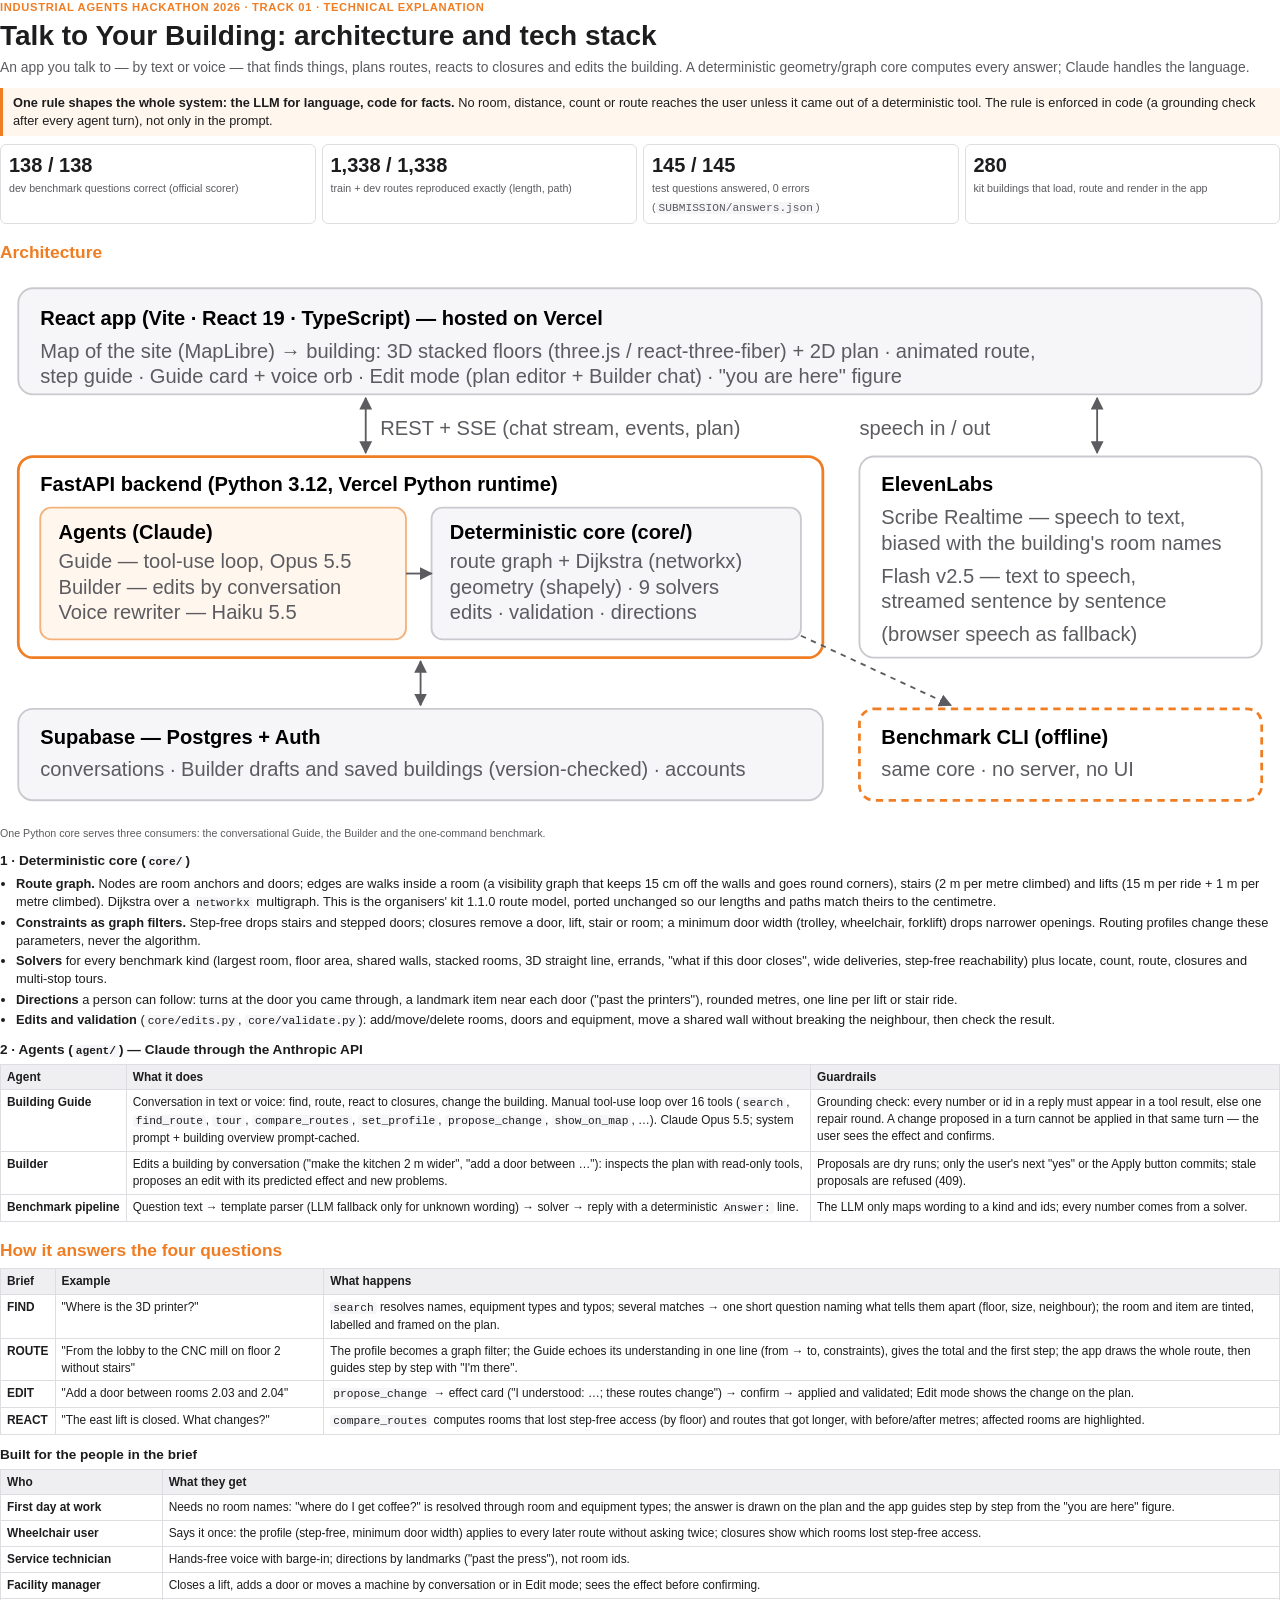
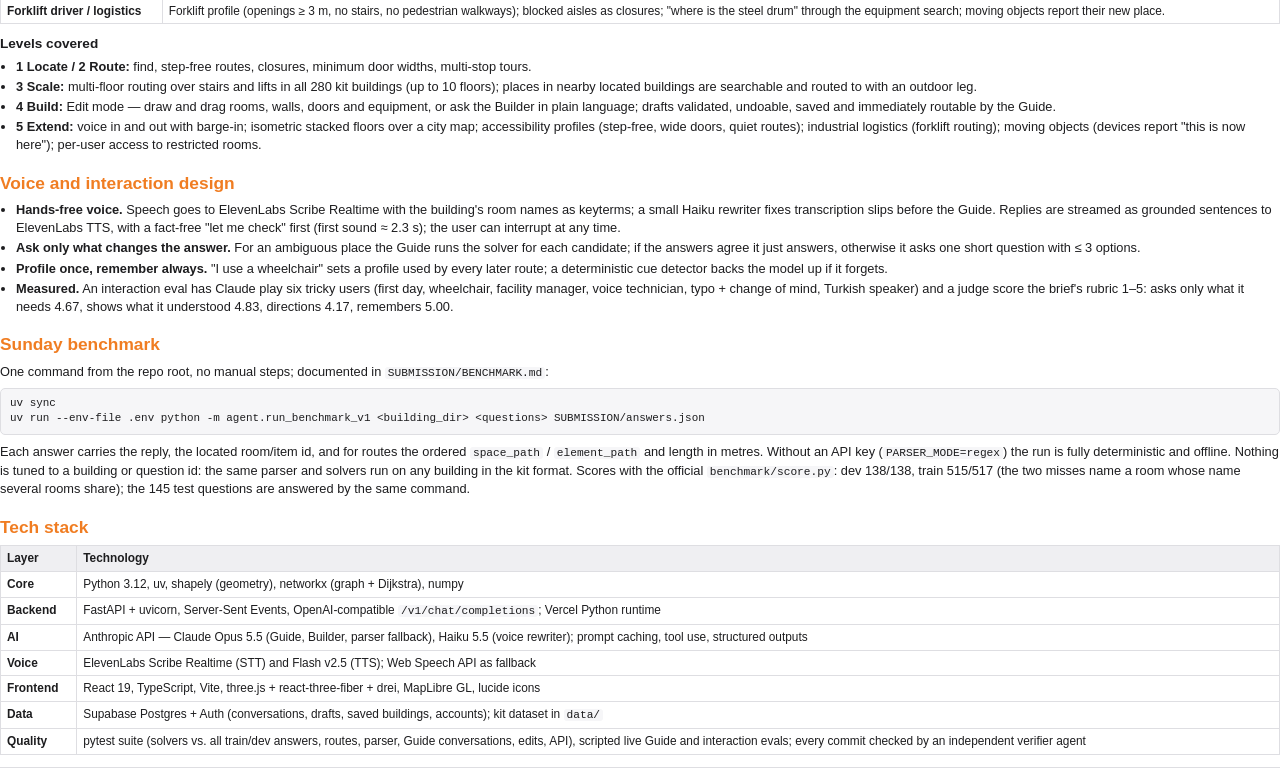
<file: docs/submission/technical-explanation.html>
<!doctype html>
<html lang="en">
<head>
<meta charset="utf-8">
<title>Talk to Your Building — Technical Explanation</title>
<style>
  @page { size: A4; margin: 16mm 17mm 16mm 17mm; }
  :root { --accent: #f07d22; --ink: #1d1d1f; --muted: #5b5b60; --line: #dedee2; --soft: #f6f6f8; }
  * { box-sizing: border-box; }
  body { font-family: "Helvetica Neue", Helvetica, Arial, sans-serif; color: var(--ink); font-size: 9.6pt;
         line-height: 1.42; margin: 0; background: #fff; }
  .kicker { color: var(--accent); font-weight: 700; font-size: 8.4pt; letter-spacing: .06em; text-transform: uppercase; }
  h1 { font-size: 21pt; line-height: 1.15; margin: 4px 0 6px; }
  .lede { color: var(--muted); font-size: 10.4pt; margin: 0 0 10px; }
  h2 { color: var(--accent); font-size: 13pt; margin: 16px 0 6px; break-after: avoid; }
  h3 { font-size: 10.2pt; margin: 10px 0 4px; break-after: avoid; }
  p { margin: 0 0 6px; }
  ul { margin: 0 0 6px; padding-left: 16px; } li { margin: 0 0 2px; }
  code { font-family: "SF Mono", Menlo, Consolas, monospace; font-size: 8.4pt; background: var(--soft);
         padding: 0 3px; border-radius: 3px; }
  pre { font-family: "SF Mono", Menlo, Consolas, monospace; font-size: 8.2pt; background: var(--soft);
        border: 1px solid var(--line); border-radius: 5px; padding: 7px 9px; margin: 4px 0 8px; white-space: pre-wrap; }
  table { width: 100%; border-collapse: collapse; margin: 4px 0 8px; font-size: 8.9pt; break-inside: avoid; }
  th, td { text-align: left; vertical-align: top; padding: 4px 6px; border: 1px solid var(--line); }
  th { background: #efeff2; font-weight: 600; }
  td:first-child { white-space: nowrap; font-weight: 600; }
  .stats { display: grid; grid-template-columns: repeat(4, 1fr); gap: 6px; margin: 8px 0 4px; }
  .stat { border: 1px solid var(--line); border-radius: 6px; padding: 6px 8px; }
  .stat b { display: block; font-size: 15pt; color: var(--ink); }
  .stat span { color: var(--muted); font-size: 8pt; }
  .principle { border-left: 3px solid var(--accent); background: #fff6ee; padding: 6px 10px; margin: 6px 0 8px; }
  figure { margin: 6px 0 4px; break-inside: avoid; }
  figcaption { color: var(--muted); font-size: 8pt; margin-top: 2px; }
  .two { display: grid; grid-template-columns: 1fr 1fr; gap: 12px; }
  .foot { color: var(--muted); font-size: 7.8pt; border-top: 1px solid var(--line); padding-top: 6px; margin-top: 12px; }
  .break { break-before: page; }
</style>
</head>
<body>

<div class="kicker">Industrial Agents Hackathon 2026 · Track 01 · Technical explanation</div>
<h1>Talk to Your Building: architecture and tech stack</h1>
<p class="lede">An app you talk to — by text or voice — that finds things, plans routes, reacts to closures and edits
the building. A deterministic geometry/graph core computes every answer; Claude handles the language.</p>

<div class="principle"><b>One rule shapes the whole system: the LLM for language, code for facts.</b>
No room, distance, count or route reaches the user unless it came out of a deterministic tool. The rule is
enforced in code (a grounding check after every agent turn), not only in the prompt.</div>

<div class="stats">
  <div class="stat"><b>138 / 138</b><span>dev benchmark questions correct (official scorer)</span></div>
  <div class="stat"><b>1,338 / 1,338</b><span>train + dev routes reproduced exactly (length, path)</span></div>
  <div class="stat"><b>145 / 145</b><span>test questions answered, 0 errors (<code>SUBMISSION/answers.json</code>)</span></div>
  <div class="stat"><b>280</b><span>kit buildings that load, route and render in the app</span></div>
</div>

<h2>Architecture</h2>
<figure>
<svg viewBox="0 0 700 300" width="100%" xmlns="http://www.w3.org/2000/svg" font-family="Helvetica Neue, Arial, sans-serif" font-size="11">
  <defs><marker id="a" viewBox="0 0 10 10" refX="9" refY="5" markerWidth="7" markerHeight="7" orient="auto-start-reverse"><path d="M0,0 L10,5 L0,10 z" fill="#5b5b60"/></marker></defs>
  <!-- browser -->
  <rect x="10" y="10" width="680" height="58" rx="8" fill="#f6f6f8" stroke="#c9c9cf"/>
  <text x="22" y="30" font-weight="700">React app (Vite · React 19 · TypeScript) — hosted on Vercel</text>
  <text x="22" y="48" fill="#5b5b60">Map of the site (MapLibre) → building: 3D stacked floors (three.js / react-three-fiber) + 2D plan · animated route,</text>
  <text x="22" y="62" fill="#5b5b60">step guide · Guide card + voice orb · Edit mode (plan editor + Builder chat) · "you are here" figure</text>
  <!-- arrows -->
  <line x1="200" y1="70" x2="200" y2="100" stroke="#5b5b60" marker-end="url(#a)" marker-start="url(#a)"/>
  <text x="208" y="90" fill="#5b5b60">REST + SSE (chat stream, events, plan)</text>
  <line x1="600" y1="70" x2="600" y2="100" stroke="#5b5b60" marker-end="url(#a)" marker-start="url(#a)"/>
  <text x="470" y="90" fill="#5b5b60">speech in / out</text>
  <!-- backend -->
  <rect x="10" y="102" width="440" height="110" rx="8" fill="#fff" stroke="#f07d22" stroke-width="1.5"/>
  <text x="22" y="121" font-weight="700">FastAPI backend (Python 3.12, Vercel Python runtime)</text>
  <rect x="22" y="130" width="200" height="72" rx="6" fill="#fff6ee" stroke="#f3b27a"/>
  <text x="32" y="147" font-weight="700">Agents (Claude)</text>
  <text x="32" y="163" fill="#5b5b60">Guide — tool-use loop, Opus 5.5</text>
  <text x="32" y="177" fill="#5b5b60">Builder — edits by conversation</text>
  <text x="32" y="191" fill="#5b5b60">Voice rewriter — Haiku 5.5</text>
  <rect x="236" y="130" width="202" height="72" rx="6" fill="#f6f6f8" stroke="#c9c9cf"/>
  <text x="246" y="147" font-weight="700">Deterministic core (core/)</text>
  <text x="246" y="163" fill="#5b5b60">route graph + Dijkstra (networkx)</text>
  <text x="246" y="177" fill="#5b5b60">geometry (shapely) · 9 solvers</text>
  <text x="246" y="191" fill="#5b5b60">edits · validation · directions</text>
  <line x1="222" y1="166" x2="236" y2="166" stroke="#5b5b60" marker-end="url(#a)"/>
  <!-- voice -->
  <rect x="470" y="102" width="220" height="110" rx="8" fill="#fff" stroke="#c9c9cf"/>
  <text x="482" y="121" font-weight="700">ElevenLabs</text>
  <text x="482" y="139" fill="#5b5b60">Scribe Realtime — speech to text,</text>
  <text x="482" y="153" fill="#5b5b60">biased with the building's room names</text>
  <text x="482" y="171" fill="#5b5b60">Flash v2.5 — text to speech,</text>
  <text x="482" y="185" fill="#5b5b60">streamed sentence by sentence</text>
  <text x="482" y="203" fill="#5b5b60">(browser speech as fallback)</text>
  <!-- supabase -->
  <line x1="230" y1="214" x2="230" y2="238" stroke="#5b5b60" marker-end="url(#a)" marker-start="url(#a)"/>
  <rect x="10" y="240" width="440" height="50" rx="8" fill="#f6f6f8" stroke="#c9c9cf"/>
  <text x="22" y="259" font-weight="700">Supabase — Postgres + Auth</text>
  <text x="22" y="277" fill="#5b5b60">conversations · Builder drafts and saved buildings (version-checked) · accounts</text>
  <!-- benchmark -->
  <rect x="470" y="240" width="220" height="50" rx="8" fill="#fff" stroke="#f07d22" stroke-width="1.5" stroke-dasharray="4 3"/>
  <text x="482" y="259" font-weight="700">Benchmark CLI (offline)</text>
  <text x="482" y="277" fill="#5b5b60">same core · no server, no UI</text>
  <line x1="438" y1="200" x2="520" y2="238" stroke="#5b5b60" stroke-dasharray="3 3" marker-end="url(#a)"/>
</svg>
<figcaption>One Python core serves three consumers: the conversational Guide, the Builder and the one-command benchmark.</figcaption>
</figure>

<h3>1 · Deterministic core (<code>core/</code>)</h3>
<ul>
  <li><b>Route graph.</b> Nodes are room anchors and doors; edges are walks inside a room (a visibility graph that
  keeps 15 cm off the walls and goes round corners), stairs (2 m per metre climbed) and lifts (15 m per ride +
  1 m per metre climbed). Dijkstra over a <code>networkx</code> multigraph. This is the organisers' kit 1.1.0
  route model, ported unchanged so our lengths and paths match theirs to the centimetre.</li>
  <li><b>Constraints as graph filters.</b> Step-free drops stairs and stepped doors; closures remove a door, lift,
  stair or room; a minimum door width (trolley, wheelchair, forklift) drops narrower openings. Routing profiles
  change these parameters, never the algorithm.</li>
  <li><b>Solvers</b> for every benchmark kind (largest room, floor area, shared walls, stacked rooms, 3D straight
  line, errands, "what if this door closes", wide deliveries, step-free reachability) plus locate, count, route,
  closures and multi-stop tours.</li>
  <li><b>Directions</b> a person can follow: turns at the door you came through, a landmark item near each door
  ("past the printers"), rounded metres, one line per lift or stair ride.</li>
  <li><b>Edits and validation</b> (<code>core/edits.py</code>, <code>core/validate.py</code>): add/move/delete rooms,
  doors and equipment, move a shared wall without breaking the neighbour, then check the result.</li>
</ul>

<h3>2 · Agents (<code>agent/</code>) — Claude through the Anthropic API</h3>
<table>
  <tr><th>Agent</th><th>What it does</th><th>Guardrails</th></tr>
  <tr><td>Building Guide</td><td>Conversation in text or voice: find, route, react to closures, change the building.
  Manual tool-use loop over 16 tools (<code>search</code>, <code>find_route</code>, <code>tour</code>,
  <code>compare_routes</code>, <code>set_profile</code>, <code>propose_change</code>, <code>show_on_map</code>, …).
  Claude Opus 5.5; system prompt + building overview prompt-cached.</td>
  <td>Grounding check: every number or id in a reply must appear in a tool result, else one repair round.
  A change proposed in a turn cannot be applied in that same turn — the user sees the effect and confirms.</td></tr>
  <tr><td>Builder</td><td>Edits a building by conversation ("make the kitchen 2 m wider", "add a door between …"):
  inspects the plan with read-only tools, proposes an edit with its predicted effect and new problems.</td>
  <td>Proposals are dry runs; only the user's next "yes" or the Apply button commits; stale proposals are refused (409).</td></tr>
  <tr><td>Benchmark pipeline</td><td>Question text → template parser (LLM fallback only for unknown wording) → solver →
  reply with a deterministic <code>Answer:</code> line.</td>
  <td>The LLM only maps wording to a kind and ids; every number comes from a solver.</td></tr>
</table>

<h2>How it answers the four questions</h2>
<table>
  <tr><th>Brief</th><th>Example</th><th>What happens</th></tr>
  <tr><td>FIND</td><td>"Where is the 3D printer?"</td><td><code>search</code> resolves names, equipment types and typos;
  several matches → one short question naming what tells them apart (floor, size, neighbour); the room and item
  are tinted, labelled and framed on the plan.</td></tr>
  <tr><td>ROUTE</td><td>"From the lobby to the CNC mill on floor 2 without stairs"</td><td>The profile becomes a
  graph filter; the Guide echoes its understanding in one line (from → to, constraints), gives the total and the
  first step; the app draws the whole route, then guides step by step with "I'm there".</td></tr>
  <tr><td>EDIT</td><td>"Add a door between rooms 2.03 and 2.04"</td><td><code>propose_change</code> → effect card
  ("I understood: …; these routes change") → confirm → applied and validated; Edit mode shows the change on the plan.</td></tr>
  <tr><td>REACT</td><td>"The east lift is closed. What changes?"</td><td><code>compare_routes</code> computes rooms that lost
  step-free access (by floor) and routes that got longer, with before/after metres; affected rooms are highlighted.</td></tr>
</table>

<h3>Built for the people in the brief</h3>
<table>
  <tr><th>Who</th><th>What they get</th></tr>
  <tr><td>First day at work</td><td>Needs no room names: "where do I get coffee?" is resolved through room and
  equipment types; the answer is drawn on the plan and the app guides step by step from the "you are here" figure.</td></tr>
  <tr><td>Wheelchair user</td><td>Says it once: the profile (step-free, minimum door width) applies to every later
  route without asking twice; closures show which rooms lost step-free access.</td></tr>
  <tr><td>Service technician</td><td>Hands-free voice with barge-in; directions by landmarks ("past the press"),
  not room ids.</td></tr>
  <tr><td>Facility manager</td><td>Closes a lift, adds a door or moves a machine by conversation or in Edit mode; sees
  the effect before confirming.</td></tr>
  <tr><td>Forklift driver / logistics</td><td>Forklift profile (openings ≥ 3 m, no stairs, no pedestrian walkways);
  blocked aisles as closures; "where is the steel drum" through the equipment search; moving objects report
  their new place.</td></tr>
</table>

<h3>Levels covered</h3>
<ul>
  <li><b>1 Locate / 2 Route:</b> find, step-free routes, closures, minimum door widths, multi-stop tours.</li>
  <li><b>3 Scale:</b> multi-floor routing over stairs and lifts in all 280 kit buildings (up to 10 floors); places in
  nearby located buildings are searchable and routed to with an outdoor leg.</li>
  <li><b>4 Build:</b> Edit mode — draw and drag rooms, walls, doors and equipment, or ask the Builder in plain
  language; drafts validated, undoable, saved and immediately routable by the Guide.</li>
  <li><b>5 Extend:</b> voice in and out with barge-in; isometric stacked floors over a city map; accessibility
  profiles (step-free, wide doors, quiet routes); industrial logistics (forklift routing); moving objects (devices
  report "this is now here"); per-user access to restricted rooms.</li>
</ul>

<h2>Voice and interaction design</h2>
<ul>
  <li><b>Hands-free voice.</b> Speech goes to ElevenLabs Scribe Realtime with the building's room names as keyterms;
  a small Haiku rewriter fixes transcription slips before the Guide. Replies are streamed as grounded sentences to
  ElevenLabs TTS, with a fact-free "let me check" first (first sound ≈ 2.3 s); the user can interrupt at any time.</li>
  <li><b>Ask only what changes the answer.</b> For an ambiguous place the Guide runs the solver for each candidate;
  if the answers agree it just answers, otherwise it asks one short question with ≤ 3 options.</li>
  <li><b>Profile once, remember always.</b> "I use a wheelchair" sets a profile used by every later route; a
  deterministic cue detector backs the model up if it forgets.</li>
  <li><b>Measured.</b> An interaction eval has Claude play six tricky users (first day, wheelchair, facility manager,
  voice technician, typo + change of mind, Turkish speaker) and a judge score the brief's rubric 1–5: asks only
  what it needs 4.67, shows what it understood 4.83, directions 4.17, remembers 5.00.</li>
</ul>

<h2>Sunday benchmark</h2>
<p>One command from the repo root, no manual steps; documented in <code>SUBMISSION/BENCHMARK.md</code>:</p>
<pre>uv sync
uv run --env-file .env python -m agent.run_benchmark_v1 &lt;building_dir&gt; &lt;questions&gt; SUBMISSION/answers.json</pre>
<p>Each answer carries the reply, the located room/item id, and for routes the ordered <code>space_path</code> /
<code>element_path</code> and length in metres. Without an API key (<code>PARSER_MODE=regex</code>) the run is fully
deterministic and offline. Nothing is tuned to a building or question id: the same parser and solvers run on any
building in the kit format. Scores with the official <code>benchmark/score.py</code>: dev 138/138, train 515/517
(the two misses name a room whose name several rooms share); the 145 test questions are answered by the same command.</p>

<h2>Tech stack</h2>
<table>
  <tr><th>Layer</th><th>Technology</th></tr>
  <tr><td>Core</td><td>Python 3.12, uv, shapely (geometry), networkx (graph + Dijkstra), numpy</td></tr>
  <tr><td>Backend</td><td>FastAPI + uvicorn, Server-Sent Events, OpenAI-compatible <code>/v1/chat/completions</code>; Vercel Python runtime</td></tr>
  <tr><td>AI</td><td>Anthropic API — Claude Opus 5.5 (Guide, Builder, parser fallback), Haiku 5.5 (voice rewriter); prompt caching, tool use, structured outputs</td></tr>
  <tr><td>Voice</td><td>ElevenLabs Scribe Realtime (STT) and Flash v2.5 (TTS); Web Speech API as fallback</td></tr>
  <tr><td>Frontend</td><td>React 19, TypeScript, Vite, three.js + react-three-fiber + drei, MapLibre GL, lucide icons</td></tr>
  <tr><td>Data</td><td>Supabase Postgres + Auth (conversations, drafts, saved buildings, accounts); kit dataset in <code>data/</code></td></tr>
  <tr><td>Quality</td><td>pytest suite (solvers vs. all train/dev answers, routes, parser, Guide conversations, edits, API), scripted live Guide and interaction evals; every commit checked by an independent verifier agent</td></tr>
</table>

<div class="foot">Repository: github.com/atahankilc/industrial-agents-hackathon · Our code MIT; kit code and data keep their
own licences (NOTICE.md); building data derived from OpenStreetMap © OpenStreetMap contributors, ODbL.</div>
</body>
</html>
</file>
